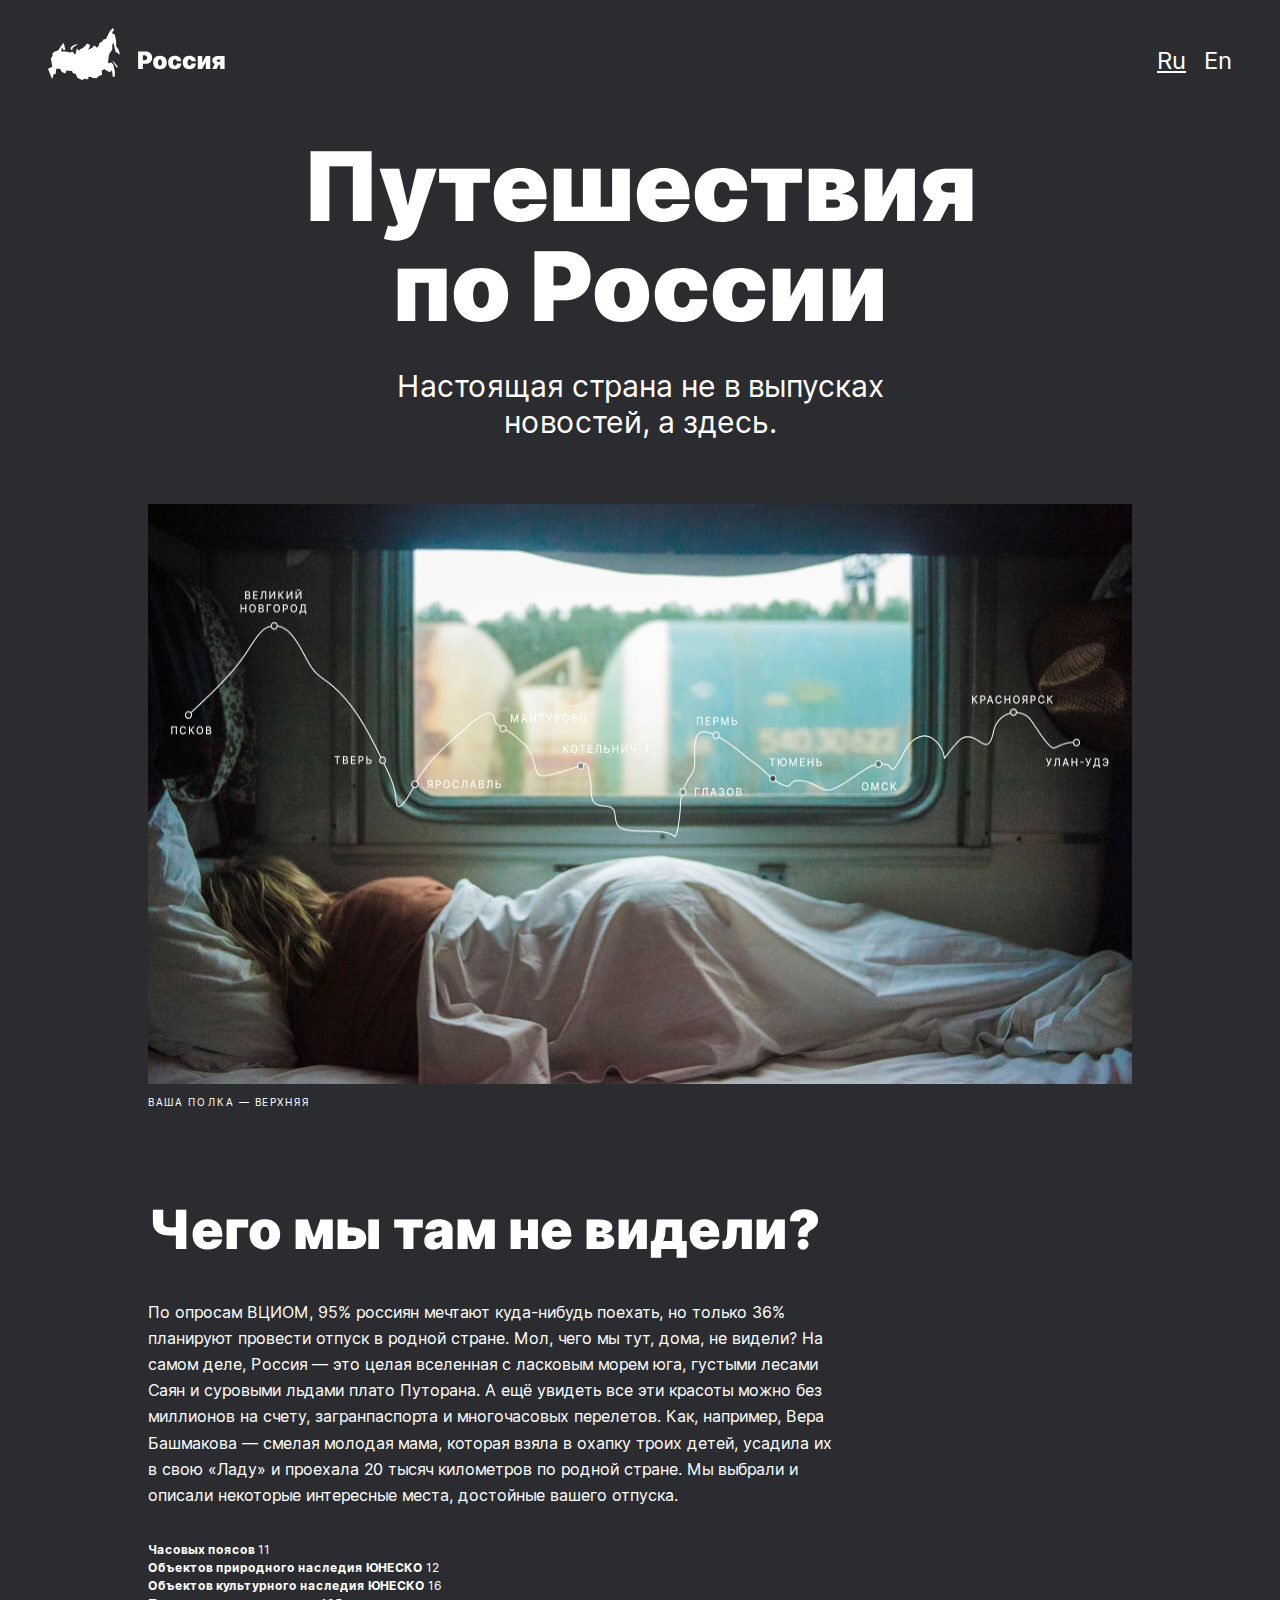
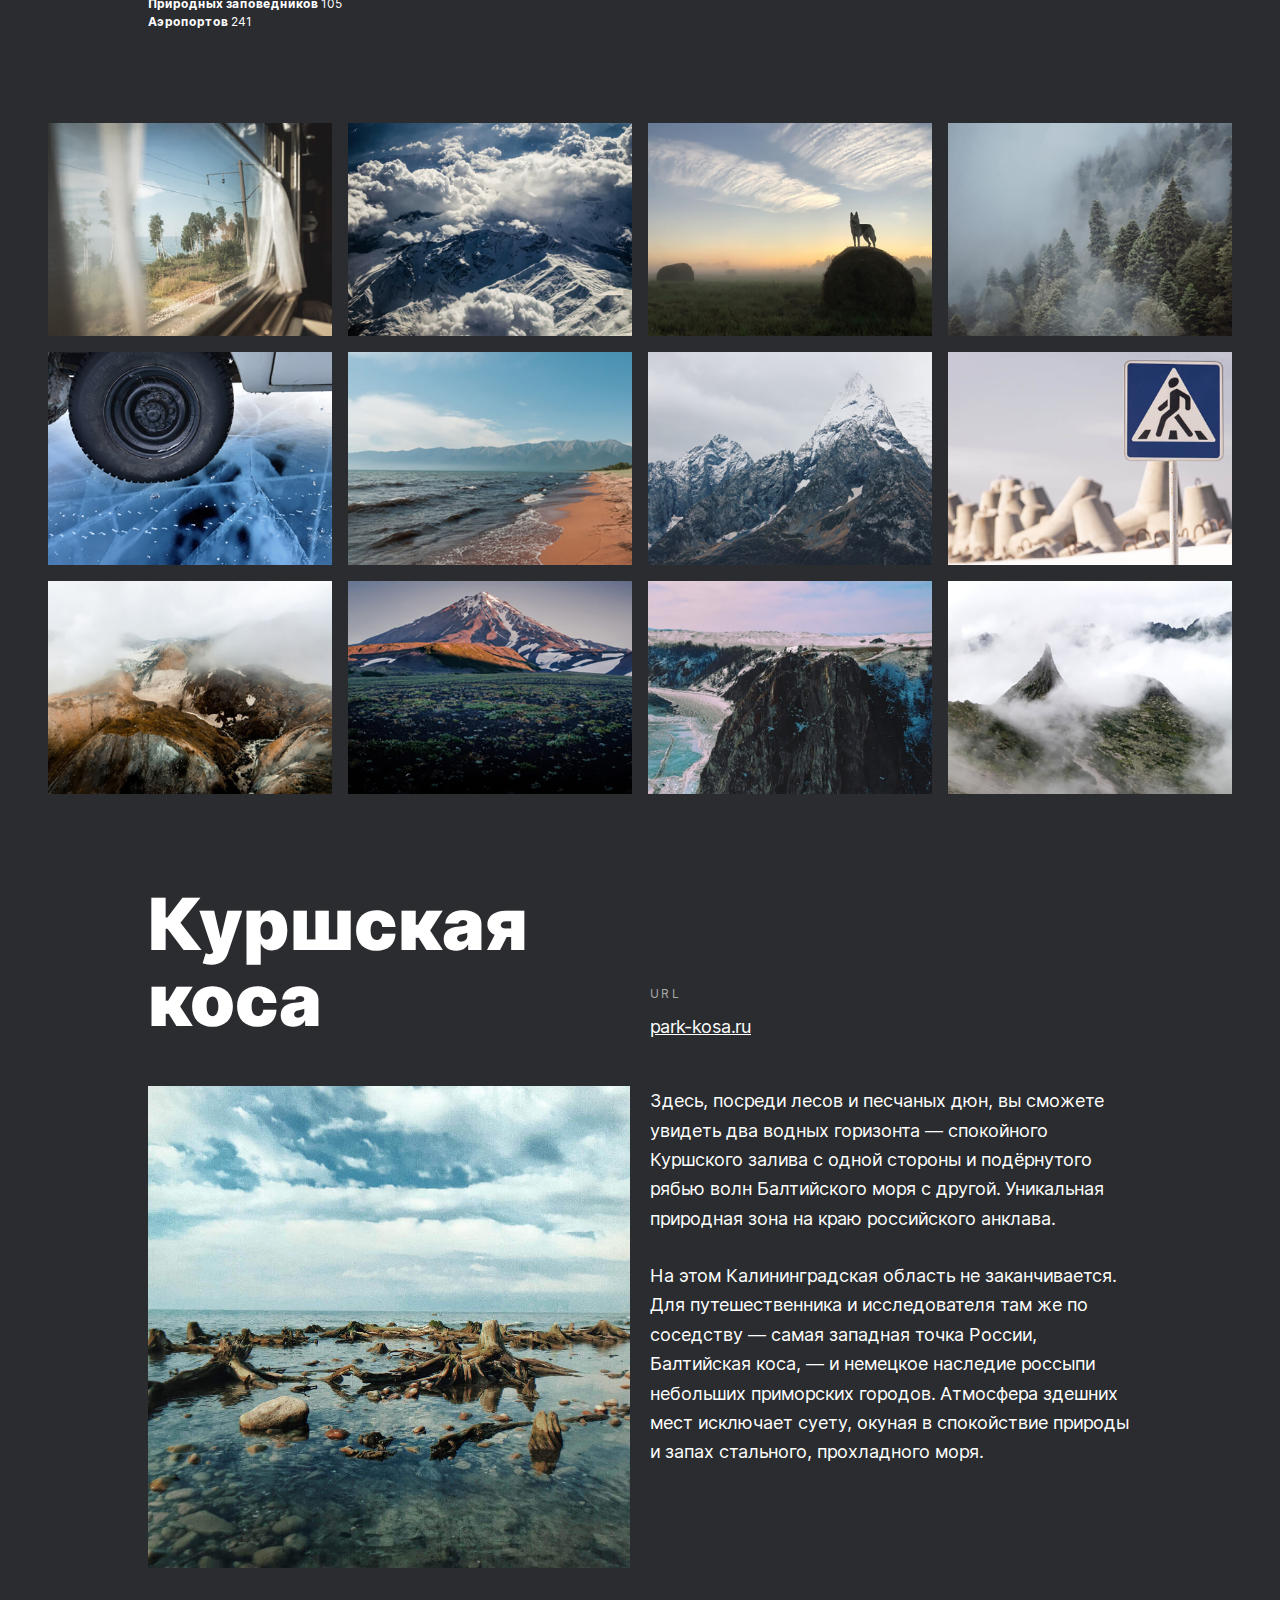
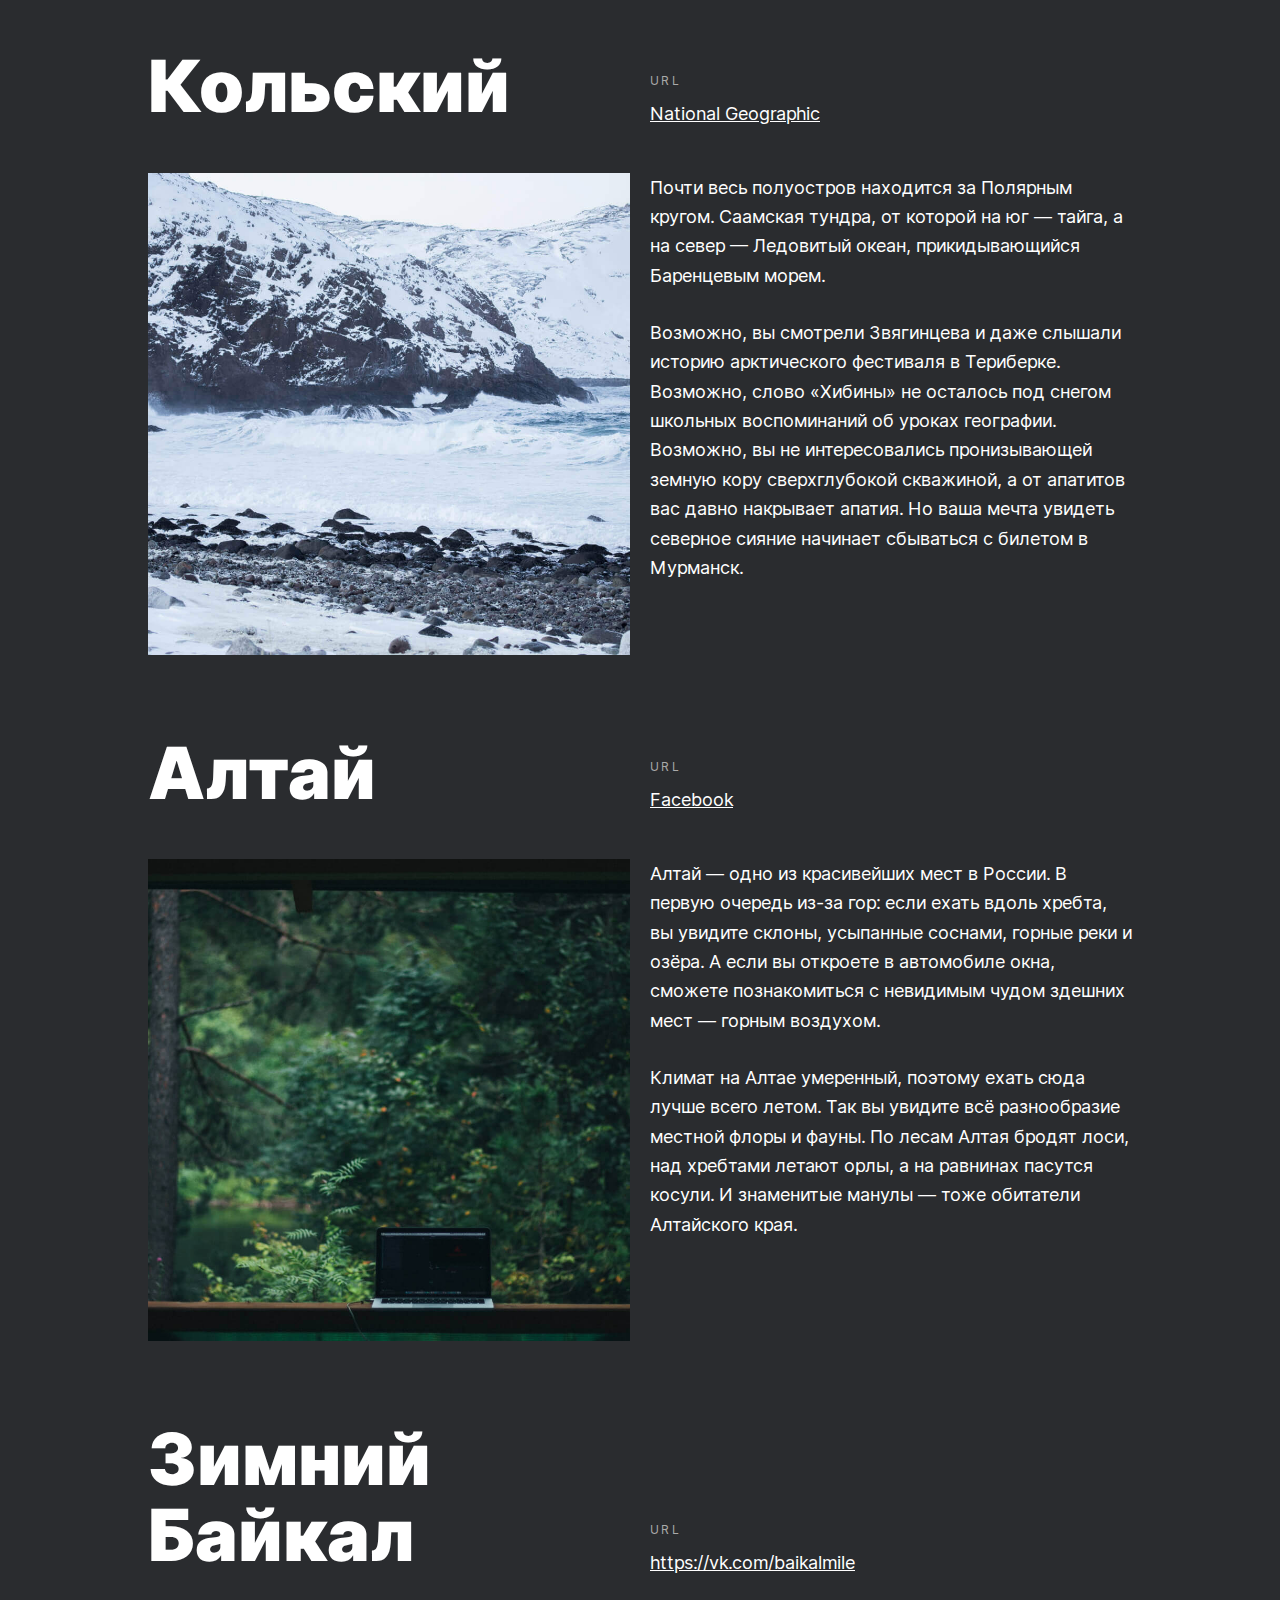
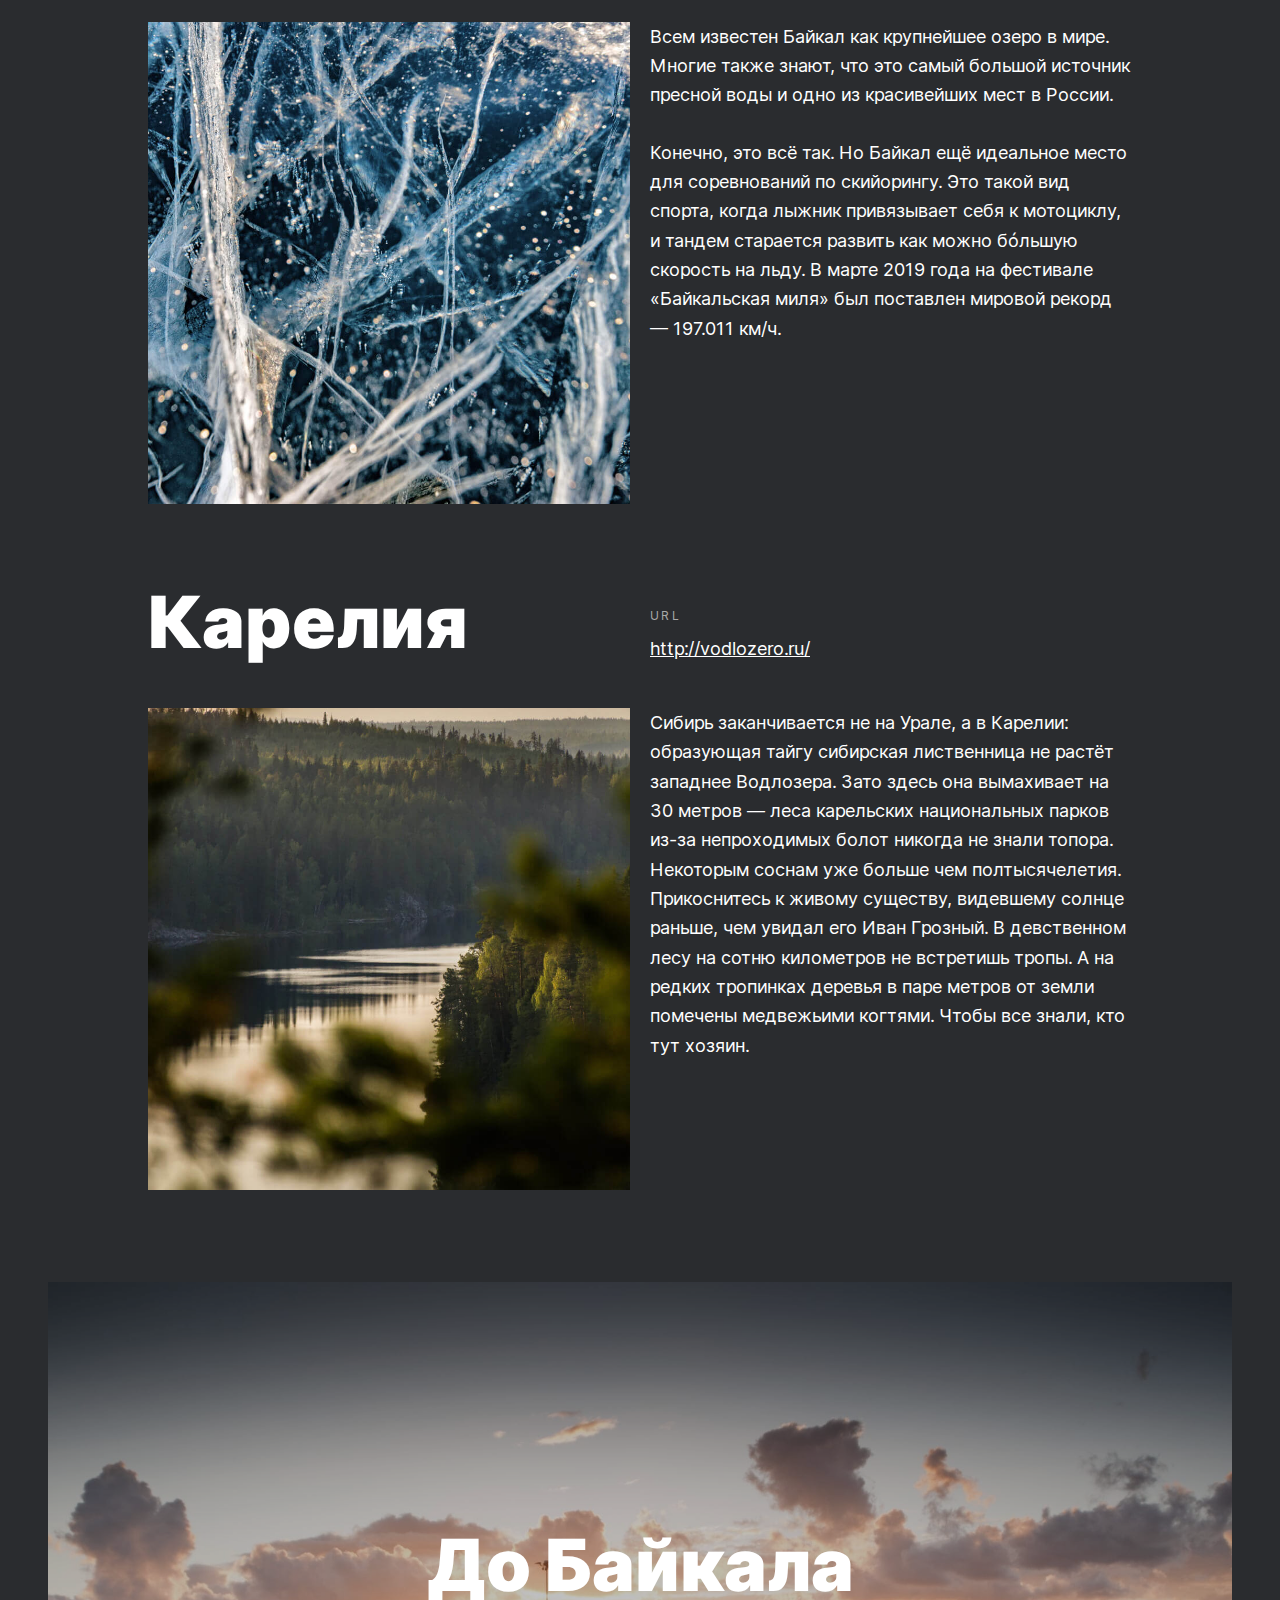
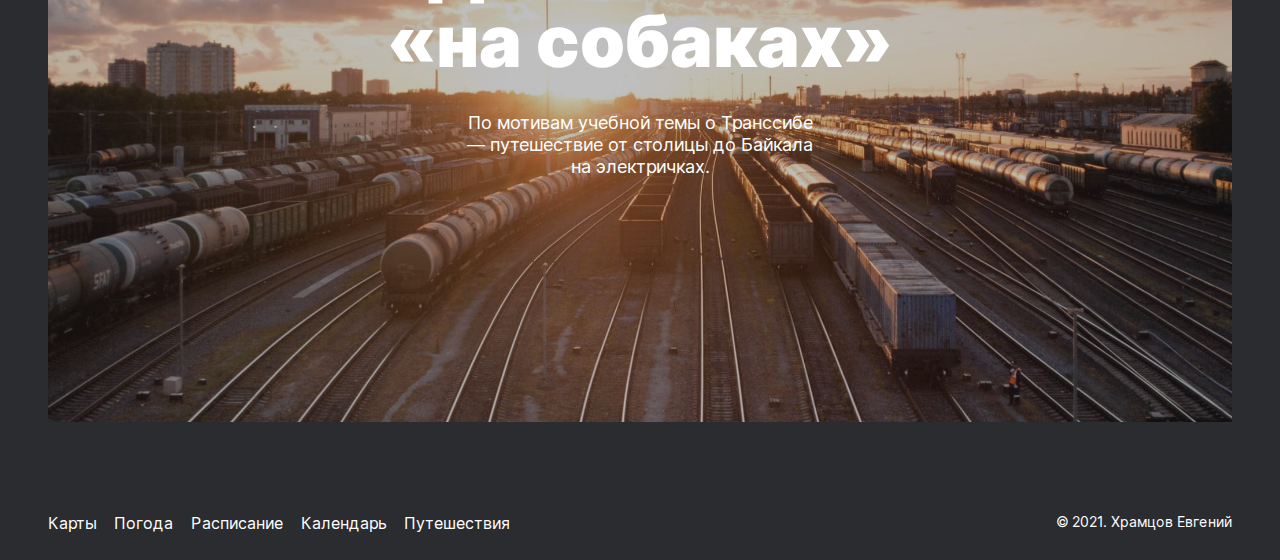
<file: index.html>
<!DOCTYPE html>
<html lang="ru">
    <head>
        <meta charset="UTF-8" />
        <meta name="viewport" content="width=device-width, initial-scale=1.0" />
        <link rel="stylesheet" href="./pages/index.css" />
        <title>Путешествия по России</title>
    </head>

    <body class="root">
        <div class="page">
            <header class="header">
                <img src="./images/header-logo.svg" alt="Россия" class="header__logo" />
                <ul class="header__lang-links">
                    <li>
                        <a class="header__lang-link header__lang-link_active" href="#" target="_blank">Ru</a>
                    </li>
                    <li>
                        <a class="header__lang-link" href="#" target="_blank">En</a>
                    </li>
                </ul>
            </header>

            <main class="content">
                <section class="lead">
                    <h1 class="lead__title">Путешествия по России</h1>
                    <p class="lead__subtitle">Настоящая страна не в выпусках новостей, а здесь.</p>
                    <figure class="lead__figure">
                        <img src="./images/lead-polka.jpg " alt="плацкарт " class="lead__image" />
                        <figcaption class="lead__caption">ваша полка — верхняя</figcaption>
                    </figure>
                </section>

                <article class="intro">
                    <h2 class="intro__title">Чего мы там не видели?</h2>
                    <p class="intro__text">
                        По опросам ВЦИОМ, 95% россиян мечтают куда-нибудь поехать, но только 36% планируют провести отпуск в родной стране. Мол, чего мы тут, дома, не видели? На самом деле, Россия — это целая вселенная с ласковым морем юга,
                        густыми лесами Саян и суровыми льдами плато Путорана. А ещё увидеть все эти красоты можно без миллионов на счету, загранпаспорта и многочасовых перелетов. Как, например, Вера Башмакова — смелая молодая мама, которая
                        взяла в охапку троих детей, усадила их в свою «Ладу» и проехала 20 тысяч километров по родной стране. Мы выбрали и описали некоторые интересные места, достойные вашего отпуска.
                    </p>
                    <ul class="intro__list">
                        <li class="intro__list-item">Часовых поясов <span class="intro__list-value">11</span></li>
                        <li class="intro__list-item">Объектов природного наследия ЮНЕСКО <span class="intro__list-value">12</span></li>
                        <li class="intro__list-item">Объектов культурного наследия ЮНЕСКО <span class="intro__list-value">16</span></li>
                        <li class="intro__list-item">Природных заповедников <span class="intro__list-value">105</span></li>
                        <li class="intro__list-item">Аэропортов <span class="intro__list-value">241</span></li>
                    </ul>
                </article>

                <section class="photo-grid">
                    <img src="./images/photo-grid-train.jpg " alt="поезд " class="photo-grid__item" />
                    <img src="./images/photo-grid-atharva-tulsi.jpg " alt="Атарва " class="photo-grid__item" />
                    <img src="./images/photo-grid-tuman.jpg " alt="туман " class="photo-grid__item" />
                    <img src="./images/photo-grid-sochi.jpg " alt="Cочи " class="photo-grid__item" />
                    <img src="./images/photo-grid-arisa.jpg " alt="Ариса " class="photo-grid__item" />
                    <img src="./images/photo-grid-baikal.jpg " alt="Байкал " class="photo-grid__item" />
                    <img src="./images/photo-grid-elbrus.jpg " alt="Эльбрус " class="photo-grid__item" />
                    <img src="./images/photo-grid-kondratiev.jpg " alt="Кондратьев " class="photo-grid__item" />
                    <img src="./images/photo-grid-kamchatka-1.jpg " alt="Камчатка " class="photo-grid__item" />
                    <img src="./images/photo-grid-kamchatka-2.jpg " alt="Камчатка " class="photo-grid__item" />
                    <img src="./images/photo-grid-baikal-2.jpg " alt="Байкал " class="photo-grid__item" />
                    <img src="./images/photo-grid-ergaki.jpg " alt="Эржаки " class="photo-grid__item" />
                </section>

                <section class="places">
                    <article class="place">
                        <h2 class="place__title">Куршская коса</h2>
                        <div class="place__website">
                            <h3 class="place__url-heading">URL</h3>
                            <a href="http://park-kosa.ru " target="_blank" class="place__link">park-kosa.ru</a>
                        </div>
                        <img src="./images/place-kosa.jpg " alt="Куршская коса" class="place__image" />
                        <div class="place__paragraphes">
                            <p class="place__paragraph">
                                Здесь, посреди лесов и песчаных дюн, вы сможете увидеть два водных горизонта — спокойного Куршского залива с одной стороны и подёрнутого рябью волн Балтийского моря с другой. Уникальная природная зона на краю
                                российского анклава.
                            </p>
                            <p class="place__paragraph">
                                На этом Калининградская область не заканчивается. Для путешественника и исследователя там же по соседству — самая западная точка России, Балтийская коса, — и немецкое наследие россыпи небольших приморских
                                городов. Атмосфера здешних мест исключает суету, окуная в спокойствие природы и запах стального, прохладного моря.
                            </p>
                        </div>
                    </article>

                    <article class="place">
                        <h2 class="place__title">Кольский</h2>
                        <div class="place__website">
                            <h3 class="place__url-heading">URL</h3>
                            <a href="https://yourshot.nationalgeographic.com/photos/?keywords=kolskiy " target="_blank" class="place__link">National Geographic</a>
                        </div>
                        <img src="./images/place-kolsky.jpg " alt="Кольский " class="place__image" />
                        <div class="place__paragraphes">
                            <p class="place__paragraph">Почти весь полуостров находится за Полярным кругом. Саамская тундра, от которой на юг — тайга, а на север — Ледовитый океан, прикидывающийся Баренцевым морем.</p>
                            <p class="place__paragraph">
                                Возможно, вы смотрели Звягинцева и даже слышали историю арктического фестиваля в Териберке. Возможно, слово «Хибины» не осталось под снегом школьных воспоминаний об уроках географии. Возможно, вы не
                                интересовались пронизывающей земную кору сверхглубокой скважиной, а от апатитов вас давно накрывает апатия. Но ваша мечта увидеть северное сияние начинает сбываться с билетом в Мурманск.
                            </p>
                        </div>
                    </article>

                    <article class="place">
                        <h2 class="place__title">Алтай</h2>
                        <div class="place__website">
                            <h3 class="place__url-heading">URL</h3>
                            <a href="https://www.facebook.com/vera.bashmakova/posts/10156011613718822" target="_blank" class="place__link">Facebook</a>
                        </div>
                        <img src="./images/place-altai.jpg " alt="Алтай " class="place__image" />
                        <div class="place__paragraphes">
                            <p class="place__paragraph">
                                Алтай — одно из красивейших мест в России. В первую очередь из-за гор: если ехать вдоль хребта, вы увидите склоны, усыпанные соснами, горные реки и озёра. А если вы откроете в автомобиле окна, сможете
                                познакомиться с невидимым чудом здешних мест — горным воздухом.
                            </p>
                            <p class="place__paragraph">
                                Климат на Алтае умеренный, поэтому ехать сюда лучше всего летом. Так вы увидите всё разнообразие местной флоры и фауны. По лесам Алтая бродят лоси, над хребтами летают орлы, а на равнинах пасутся косули. И
                                знаменитые манулы — тоже обитатели Алтайского края.
                            </p>
                        </div>
                    </article>

                    <article class="place">
                        <h2 class="place__title">Зимний Байкал</h2>
                        <div class="place__website">
                            <h3 class="place__url-heading">URL</h3>
                            <a href="https://vk.com/baikalmile" target="_blank" class="place__link">https://vk.com/baikalmile</a>
                        </div>
                        <img src="./images/place-winter-baikal.jpg" alt="Байкал" class="place__image" />
                        <div class="place__paragraphes">
                            <p class="place__paragraph">Всем известен Байкал как крупнейшее озеро в мире. Многие также знают, что это самый большой источник пресной воды и одно из красивейших мест в России.</p>
                            <p class="place__paragraph">
                                Конечно, это всё так. Но Байкал ещё идеальное место для соревнований по скийорингу. Это такой вид спорта, когда лыжник привязывает себя к мотоциклу, и тандем старается развить как можно бóльшую скорость на
                                льду. В марте 2019 года на фестивале «Байкальская миля» был поставлен мировой рекорд — 197.011 км/ч.
                            </p>
                        </div>
                    </article>

                    <article class="place">
                        <h2 class="place__title">Карелия</h2>
                        <div class="place__website">
                            <h3 class="place__url-heading">URL</h3>
                            <a href="http://vodlozero.ru " target="_blank" class="place__link">http://vodlozero.ru/</a>
                        </div>
                        <img src="./images/place-karelia.jpg " alt="Карелия" class="place__image" />
                        <div class="place__paragraphes">
                            <p class="place__paragraph">
                                Сибирь заканчивается не на Урале, а в Карелии: образующая тайгу сибирская лиственница не растёт западнее Водлозера. Зато здесь она вымахивает на 30 метров — леса карельских национальных парков из-за
                                непроходимых болот никогда не знали топора. Некоторым соснам уже больше чем полтысячелетия. Прикоснитесь к живому существу, видевшему солнце раньше, чем увидал его Иван Грозный. В девственном лесу на сотню
                                километров не встретишь тропы. А на редких тропинках деревья в паре метров от земли помечены медвежьими когтями. Чтобы все знали, кто тут хозяин.
                            </p>
                        </div>
                    </article>
                </section>

                <section class="cover">
                    <a class="cover__link" href="https://stampsy.com/na-elektrichkakh-do-baikala" target="_blank">
                        <h2 class="cover__title">До Байкала «на собаках»</h2>
                        <p class="cover__subtitle">По мотивам учебной темы о Транссибе — путешествие от столицы до Байкала на электричках.</p>
                    </a>
                </section>
            </main>
            <footer class="footer">
                <nav class="footer__links">
                    <a href="https://yandex.ru/maps" target="_blank" class="footer__link">Карты</a>
                    <a href="https://yandex.ru/pogoda" target="_blank" class="footer__link">Погода</a>
                    <a href="https://rasp.yandex.ru" target="_blank" class="footer__link">Расписание</a>
                    <a href="https://calendar.yandex.ru" target="_blank" class="footer__link">Календарь</a>
                    <a href="https://travel.yandex.ru" target="_blank" class="footer__link">Путешествия</a>
                </nav>
                <p class="footer__copyright">&COPY; 2021. Храмцов Евгений</p>
            </footer>
        </div>
    </body>
</html>
</file>
<file: pages/index.css>
@import url(../fonts/fonts.css);
@import url(../vendor/normalize.css);
@import url(../blocks/root/root.css);
@import url(../blocks/page/page.css);
@import url(../blocks/header/header.css);
@import url(../blocks/header/__logo/header__logo.css);
@import url(../blocks/header/__lang-links/header__lang-links.css);
@import url(../blocks/header/__lang-link/header__lang-link.css);
@import url(../blocks/header/__lang-link/_active/header__lang-link_active.css);
@import url(../blocks/lead/lead.css);
@import url(../blocks/lead/__title/lead__title.css);
@import url(../blocks/lead/__subtitle/lead__subtitle.css);
@import url(../blocks/lead/__figure/lead__figure.css);
@import url(../blocks/lead/__image/lead__image.css);
@import url(../blocks/lead/__caption/lead__caption.css);
@import url(../blocks/intro/intro.css);
@import url(../blocks/intro/__title/intro__title.css);
@import url(../blocks/intro/__text/intro__text.css);
@import url(../blocks/intro/__list/intro__list.css);
@import url(../blocks/intro/__list-item/intro__list-item.css);
@import url(../blocks/intro/__list-value/intro__list-value.css);
@import url(../blocks/photo-grid/photo-grid.css);
@import url(../blocks/photo-grid/__item/photo-grid__item.css);
@import url(../blocks/places/places.css);
@import url(../blocks/place/place.css);
@import url(../blocks/place/__title/place__title.css);
@import url(../blocks/place/__website/place__website.css);
@import url(../blocks/place/__url-heading/place__url-heading.css);
@import url(../blocks/place/__link/place__link.css);
@import url(../blocks/place/__image/place__image.css);
@import url(../blocks/place/__paragraphes/place__paragraphes.css);
@import url(../blocks/place/__paragraph/place__paragraph.css);
@import url(../blocks/cover/cover.css);
@import url(../blocks/cover/__title/cover__title.css);
@import url(../blocks/cover/__subtitle/cover__subtitle.css);
@import url(../blocks/cover/__link/cover__link.css);
@import url(../blocks/footer/footer.css);
@import url(../blocks/footer/__links/footer__links.css);
@import url(../blocks/footer/__link/footer__link.css);
@import url(../blocks/footer/__copyright/footer__copyright.css);
</file>
